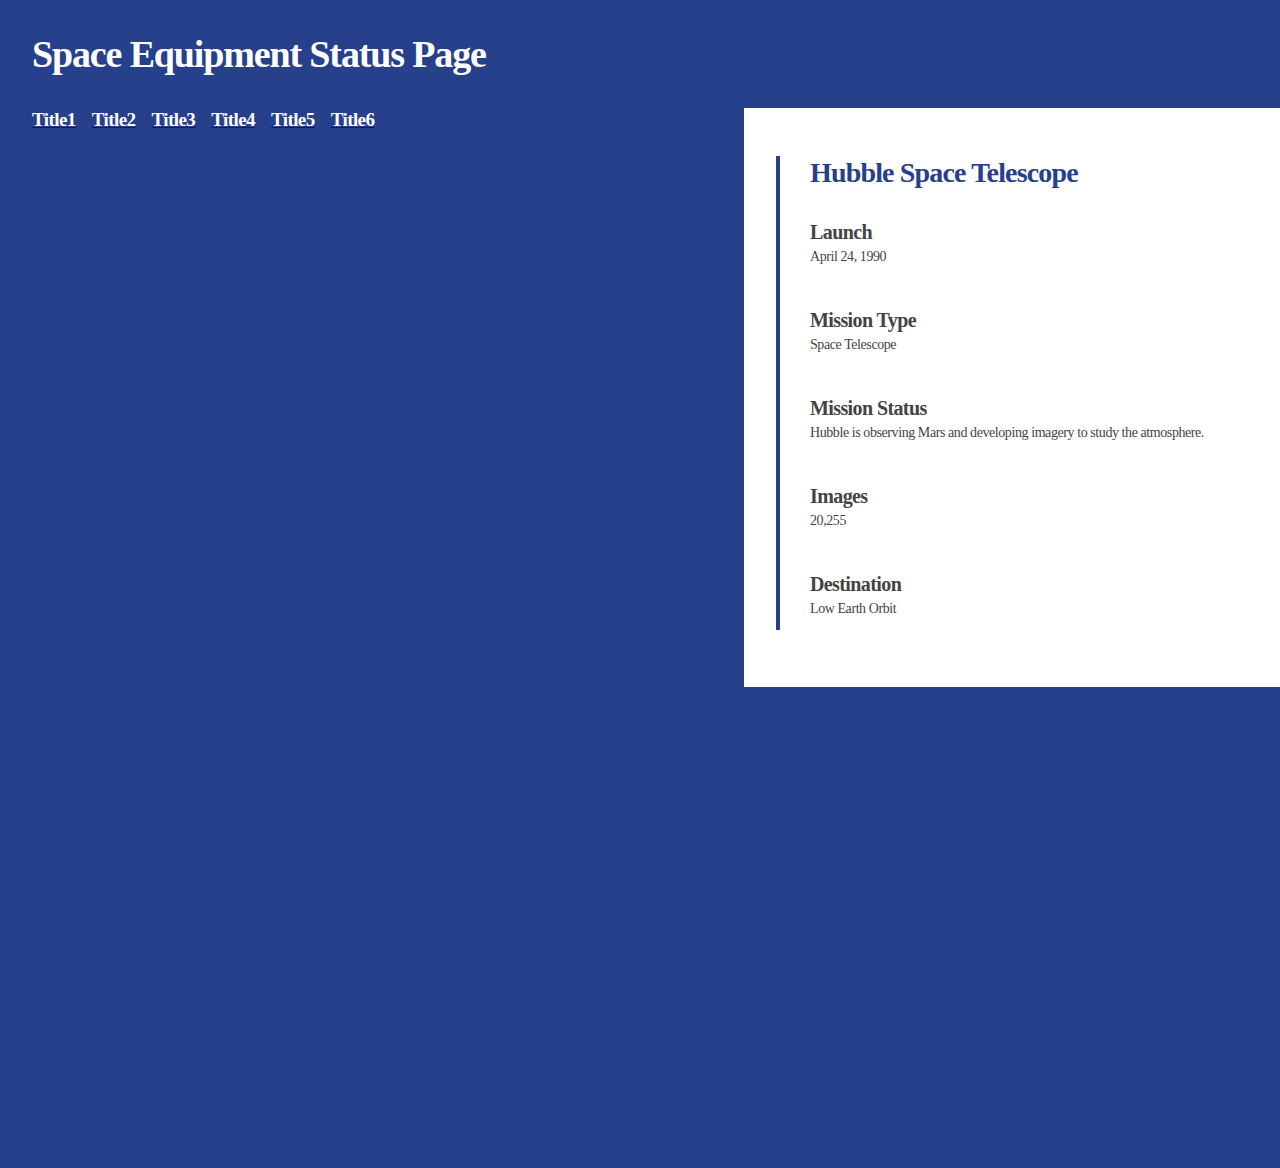
<file: index.html>
<!DOCTYPE html>
<html lang="en">
  <head>
    <meta charset="UTF-8">
    <meta name="viewport" content="width=device-width, initial-scale=1.0">
    <meta http-equiv="X-UA-Compatible" content="ie=edge">
    <title>Space Equipment Status Page</title>
    <link rel="stylesheet" href="screen.css">
  </head>
  <body>
    <h1>Space Equipment Status Page</h1>
    <section id="maingroup">
    <section id="leftgroup">
      <div>
        <a href="your_destination.html" class="tile">
        <h6>Title1</h6>
        </a>
      </div>
      <div>
        <a href="your_destination.html" class="tile">
        <h6>Title2</h6>
        </a>
      </div>
      <div>
        <a href="your_destination.html" class="tile">
        <h6>Title3</h6>
        </a>
      </div>
      <div>
        <a href="your_destination.html" class="tile">
        <h6>Title4</h6>
        </a>
      </div>
      <div>
        <a href="your_destination.html" class="tile">
        <h6>Title5</h6>
        </a>
      </div>
      <div>
        <a href="your_destination.html" class="tile">
        <h6>Title6</h6>
        </a>
      </div>
    </section>
    <section id="rightgroup">
      <div class="mainimage"></div>
      <div class="maincontent">
        <div class="line"></div>
          <div class="copygroup">
            <h4>Hubble Space Telescope</h4>
              <h5>Launch</h5>
                <p>April 24, 1990</p>
              <h5>Mission Type</h5>
                <p>Space Telescope</p>
              <h5>Mission Status</h5>
                <p>Hubble is observing Mars and developing imagery to study the atmosphere.</p>
              <h5>Images</h5>
                <p>20,255</p>
              <h5>Destination</h5>
                <p>Low Earth Orbit</p>
          </div>
      </div>
    </section>
    </section>
    <script src="index.js"></script>
  </body>
</html>
</file>
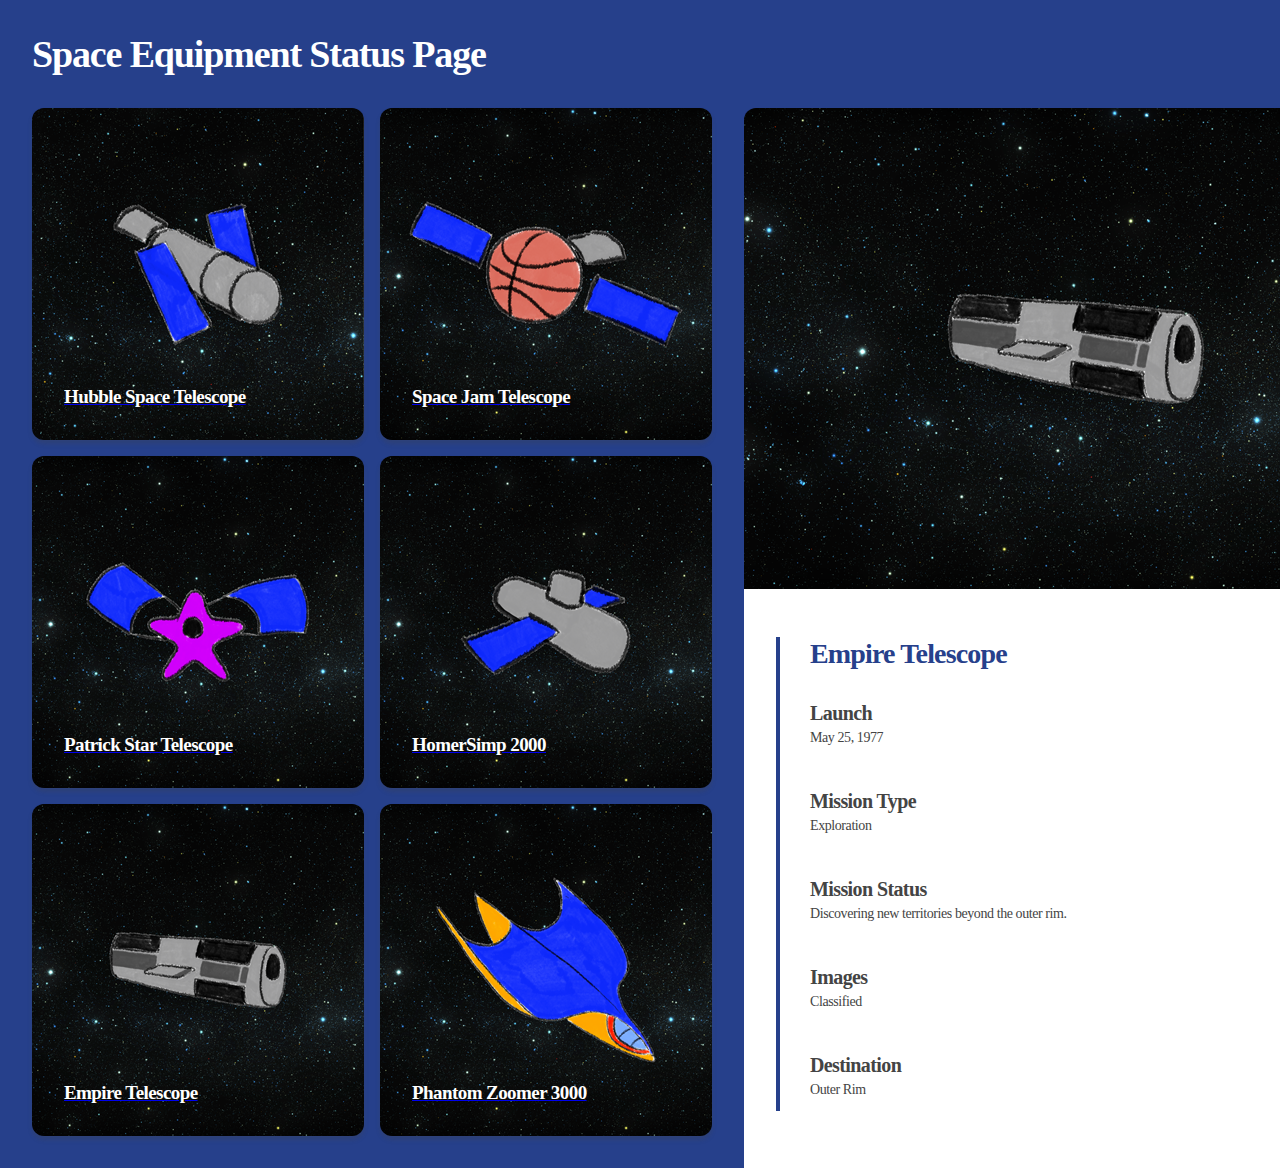
<file: empire.html>
<!DOCTYPE html>
<html lang="en">
  <head>
    <meta charset="UTF-8">
    <meta name="viewport" content="width=device-width, initial-scale=1.0">
    <meta http-equiv="X-UA-Compatible" content="ie=edge">
    <title>Space Equipment Status Page</title>
    <link rel="stylesheet" href="screen.css">
  </head>
  <body>
    <h1>Space Equipment Status Page</h1>
    <section id="maingroup">
    <section id="leftgroup">
      <div>
        <a href="index.html" class="tile1">
        <h6>Hubble Space Telescope</h6>
        </a>
      </div>
      <div>
        <a href="spacejam.html" class="tile2">
        <h6>Space Jam Telescope</h6>
        </a>
      </div>
      <div>
        <a href="patrickstar.html" class="tile3">
        <h6>Patrick Star Telescope</h6>
        </a>
      </div>
      <div>
        <a href="homersimp.html" class="tile4">
        <h6>HomerSimp 2000</h6>
        </a>
      </div>
      <div>
        <a href="empire.html" class="tile5">
        <h6>Empire Telescope</h6>
        </a>
      </div>
      <div>
        <a href="phantomzoomer.html" class="tile6">
        <h6>Phantom Zoomer 3000</h6>
        </a>
      </div>
    </section>
    <section id="rightgroup">
      <div class="mainimage5"></div>
      <div class="maincontent">
        <div class="line"></div>
          <div class="copygroup">
            <h4>Empire Telescope</h4>
              <h5>Launch</h5>
                <p>May 25, 1977</p>
              <h5>Mission Type</h5>
                <p>Exploration</p>
              <h5>Mission Status</h5>
                <p>Discovering new territories beyond the outer rim.</p>
              <h5>Images</h5>
                <p>Classified</p>
              <h5>Destination</h5>
                <p>Outer Rim</p>
          </div>
      </div>
    </section>
    </section>
    <script src="index.js"></script>
  </body>
</html>
</file>
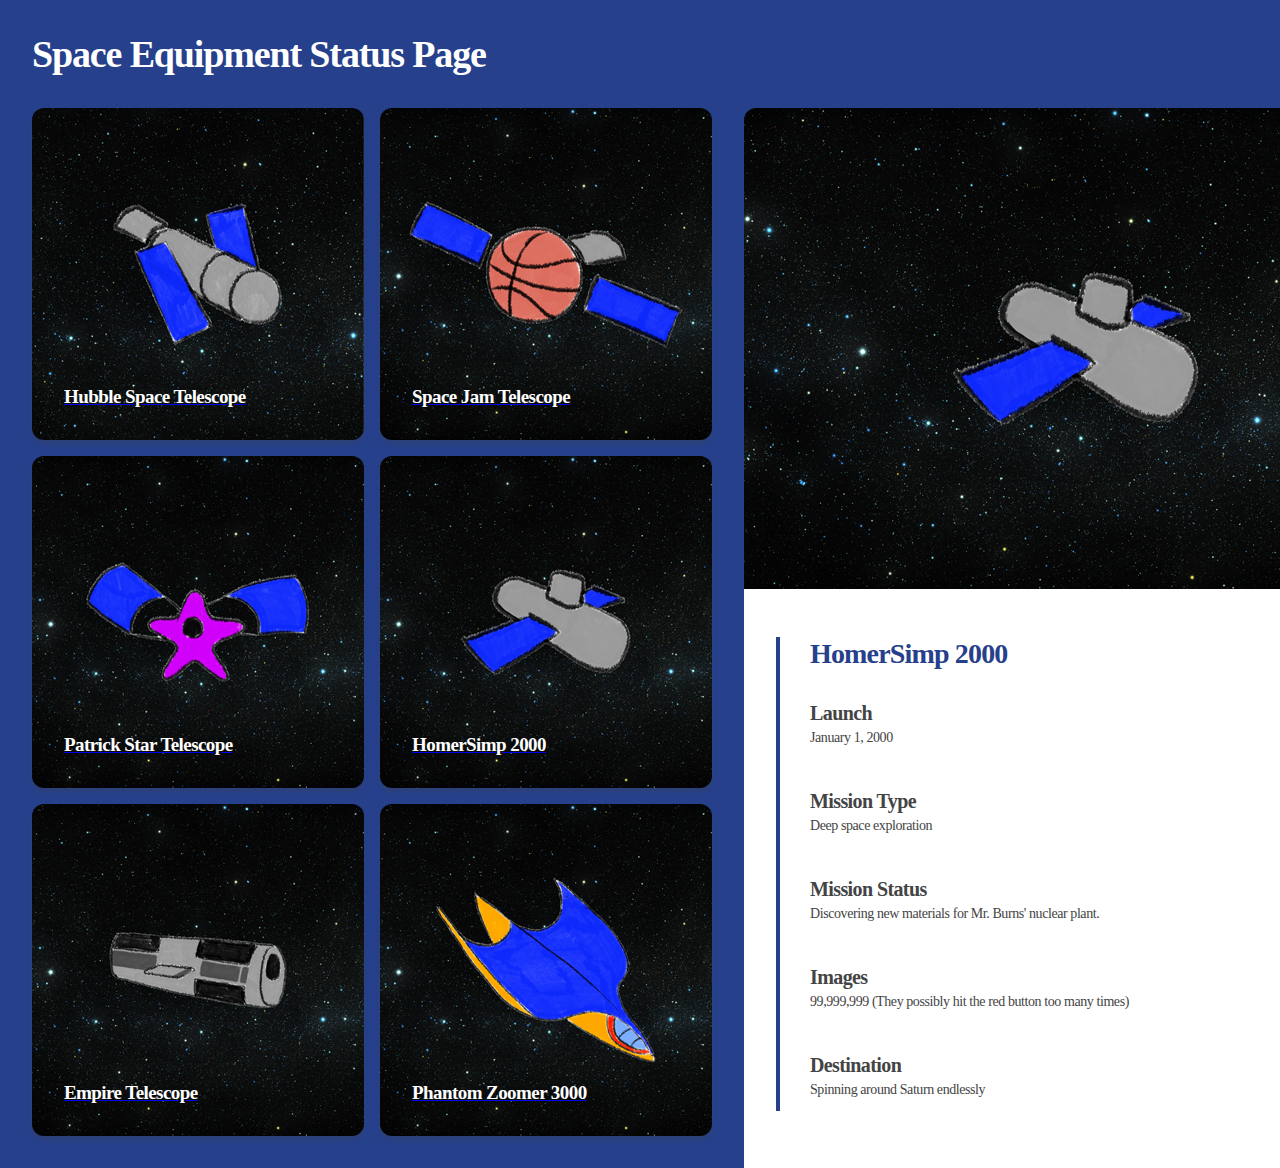
<file: homersimp.html>
<!DOCTYPE html>
<html lang="en">
  <head>
    <meta charset="UTF-8">
    <meta name="viewport" content="width=device-width, initial-scale=1.0">
    <meta http-equiv="X-UA-Compatible" content="ie=edge">
    <title>Space Equipment Status Page</title>
    <link rel="stylesheet" href="screen.css">
  </head>
  <body>
    <h1>Space Equipment Status Page</h1>
    <section id="maingroup">
    <section id="leftgroup">
      <div>
        <a href="index.html" class="tile1">
        <h6>Hubble Space Telescope</h6>
        </a>
      </div>
      <div>
        <a href="spacejam.html" class="tile2">
        <h6>Space Jam Telescope</h6>
        </a>
      </div>
      <div>
        <a href="patrickstar.html" class="tile3">
        <h6>Patrick Star Telescope</h6>
        </a>
      </div>
      <div>
        <a href="homersimp.html" class="tile4">
        <h6>HomerSimp 2000</h6>
        </a>
      </div>
      <div>
        <a href="empire.html" class="tile5">
        <h6>Empire Telescope</h6>
        </a>
      </div>
      <div>
        <a href="phantomzoomer.html" class="tile6">
        <h6>Phantom Zoomer 3000</h6>
        </a>
      </div>
    </section>
    <section id="rightgroup">
      <div class="mainimage4"></div>
      <div class="maincontent">
        <div class="line"></div>
          <div class="copygroup">
            <h4>HomerSimp 2000</h4>
              <h5>Launch</h5>
                <p>January 1, 2000</p>
              <h5>Mission Type</h5>
                <p>Deep space exploration</p>
              <h5>Mission Status</h5>
                <p>Discovering new materials for Mr. Burns' nuclear plant.</p>
              <h5>Images</h5>
                <p>99,999,999 (They possibly hit the red button too many times)</p>
              <h5>Destination</h5>
                <p>Spinning around Saturn endlessly</p>
          </div>
      </div>
    </section>
    </section>
    <script src="index.js"></script>
  </body>
</html>
</file>
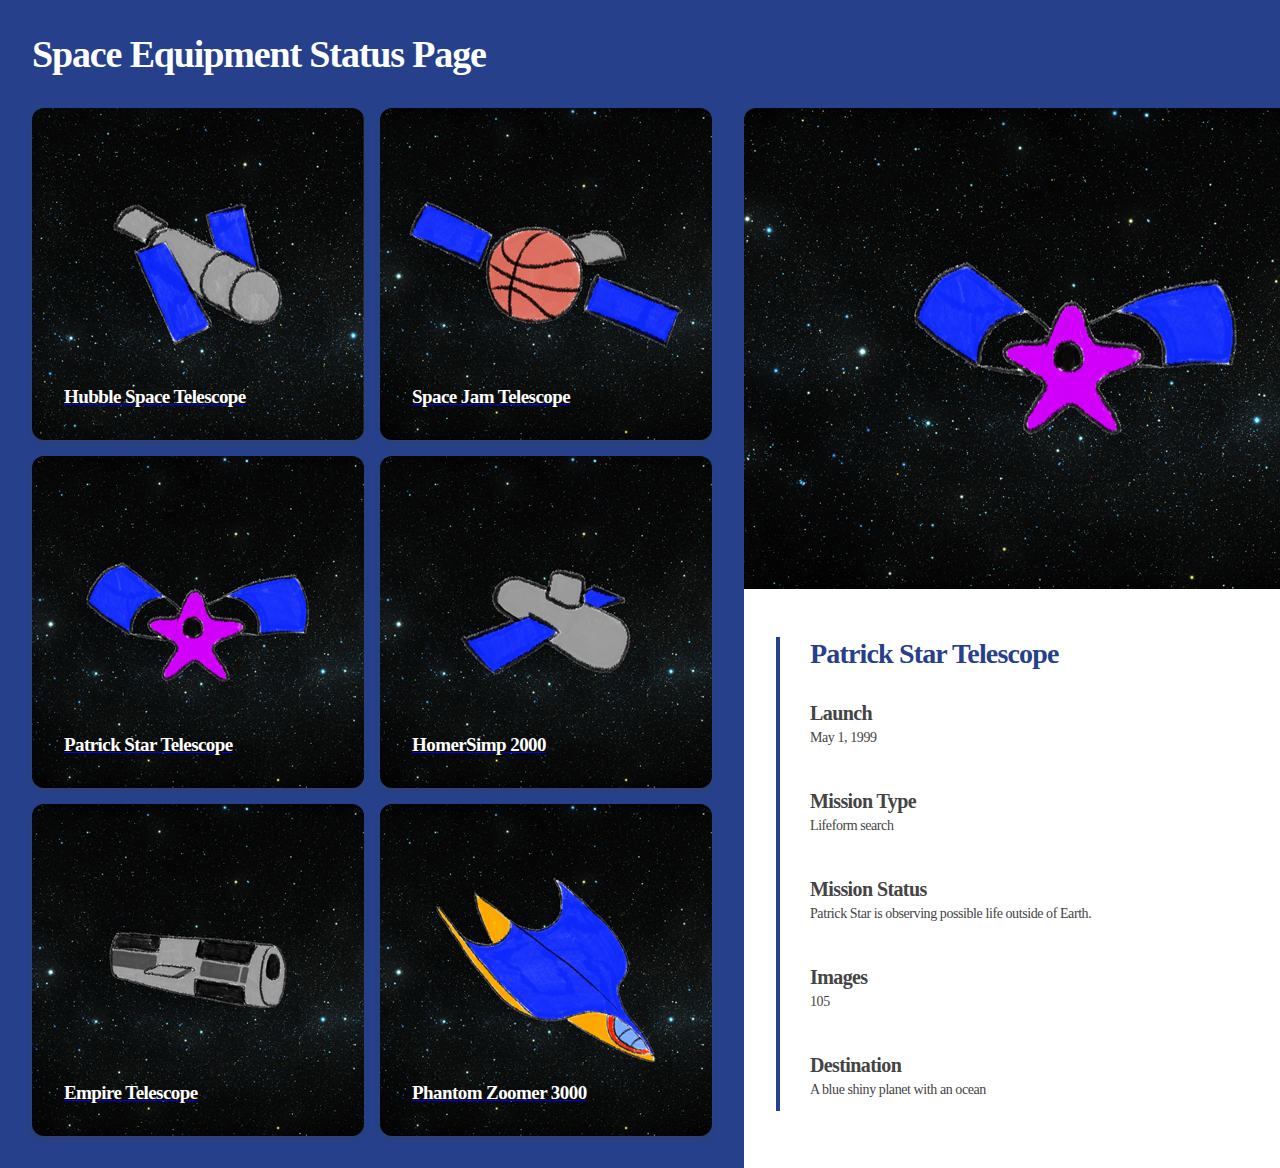
<file: patrickstar.html>
<!DOCTYPE html>
<html lang="en">
  <head>
    <meta charset="UTF-8">
    <meta name="viewport" content="width=device-width, initial-scale=1.0">
    <meta http-equiv="X-UA-Compatible" content="ie=edge">
    <title>Space Equipment Status Page</title>
    <link rel="stylesheet" href="screen.css">
  </head>
  <body>
    <h1>Space Equipment Status Page</h1>
    <section id="maingroup">
    <section id="leftgroup">
      <div>
        <a href="index.html" class="tile1">
        <h6>Hubble Space Telescope</h6>
        </a>
      </div>
      <div>
        <a href="spacejam.html" class="tile2">
        <h6>Space Jam Telescope</h6>
        </a>
      </div>
      <div>
        <a href="patrickstar.html" class="tile3">
        <h6>Patrick Star Telescope</h6>
        </a>
      </div>
      <div>
        <a href="homersimp.html" class="tile4">
        <h6>HomerSimp 2000</h6>
        </a>
      </div>
      <div>
        <a href="empire.html" class="tile5">
        <h6>Empire Telescope</h6>
        </a>
      </div>
      <div>
        <a href="phantomzoomer.html" class="tile6">
        <h6>Phantom Zoomer 3000</h6>
        </a>
      </div>
    </section>
    <section id="rightgroup">
      <div class="mainimage3"></div>
      <div class="maincontent">
        <div class="line"></div>
          <div class="copygroup">
            <h4>Patrick Star Telescope</h4>
              <h5>Launch</h5>
                <p>May 1, 1999</p>
              <h5>Mission Type</h5>
                <p>Lifeform search</p>
              <h5>Mission Status</h5>
                <p>Patrick Star is observing possible life outside of Earth.</p>
              <h5>Images</h5>
                <p>105</p>
              <h5>Destination</h5>
                <p>A blue shiny planet with an ocean</p>
          </div>
      </div>
    </section>
    </section>
    <script src="index.js"></script>
  </body>
</html>
</file>
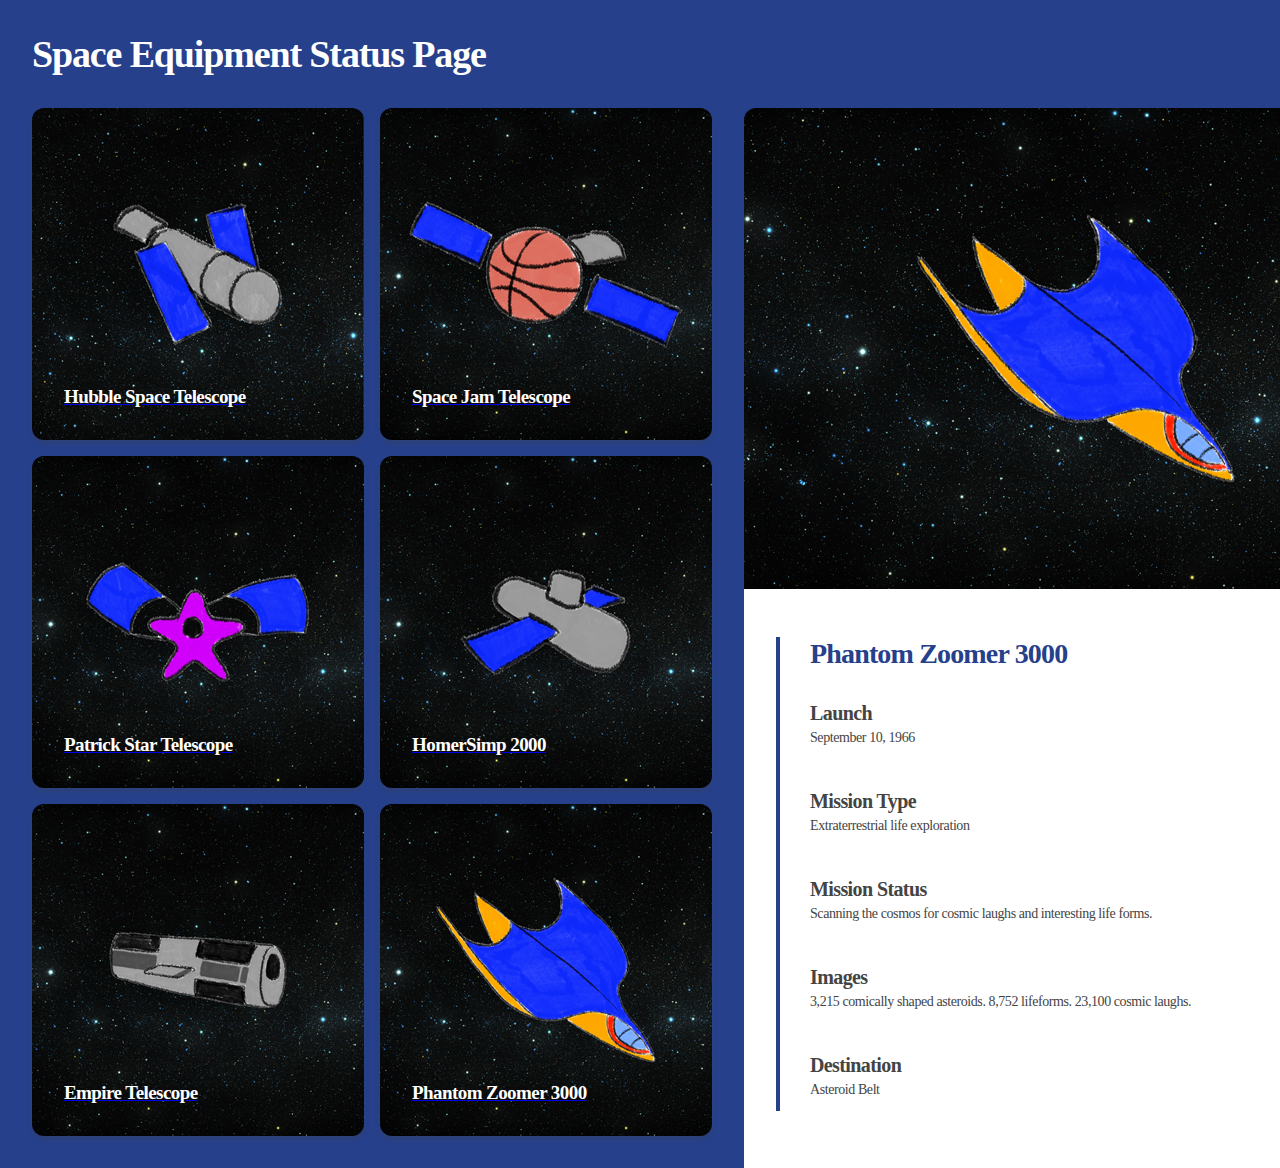
<file: phantomzoomer.html>
<!DOCTYPE html>
<html lang="en">
  <head>
    <meta charset="UTF-8">
    <meta name="viewport" content="width=device-width, initial-scale=1.0">
    <meta http-equiv="X-UA-Compatible" content="ie=edge">
    <title>Space Equipment Status Page</title>
    <link rel="stylesheet" href="screen.css">
  </head>
  <body>
    <h1>Space Equipment Status Page</h1>
    <section id="maingroup">
    <section id="leftgroup">
      <div>
        <a href="index.html" class="tile1">
        <h6>Hubble Space Telescope</h6>
        </a>
      </div>
      <div>
        <a href="spacejam.html" class="tile2">
        <h6>Space Jam Telescope</h6>
        </a>
      </div>
      <div>
        <a href="patrickstar.html" class="tile3">
        <h6>Patrick Star Telescope</h6>
        </a>
      </div>
      <div>
        <a href="homersimp.html" class="tile4">
        <h6>HomerSimp 2000</h6>
        </a>
      </div>
      <div>
        <a href="empire.html" class="tile5">
        <h6>Empire Telescope</h6>
        </a>
      </div>
      <div>
        <a href="phantomzoomer.html" class="tile6">
        <h6>Phantom Zoomer 3000</h6>
        </a>
      </div>
    </section>
    <section id="rightgroup">
      <div class="mainimage6"></div>
      <div class="maincontent">
        <div class="line"></div>
          <div class="copygroup">
            <h4>Phantom Zoomer 3000</h4>
              <h5>Launch</h5>
                <p>September 10, 1966</p>
              <h5>Mission Type</h5>
                <p>Extraterrestrial life exploration</p>
              <h5>Mission Status</h5>
                <p>Scanning the cosmos for cosmic laughs and interesting life forms.</p>
              <h5>Images</h5>
                <p>3,215 comically shaped asteroids. 8,752 lifeforms. 23,100 cosmic laughs.</p>
              <h5>Destination</h5>
                <p>Asteroid Belt</p>
          </div>
      </div>
    </section>
    </section>
    <script src="index.js"></script>
  </body>
</html>
</file>
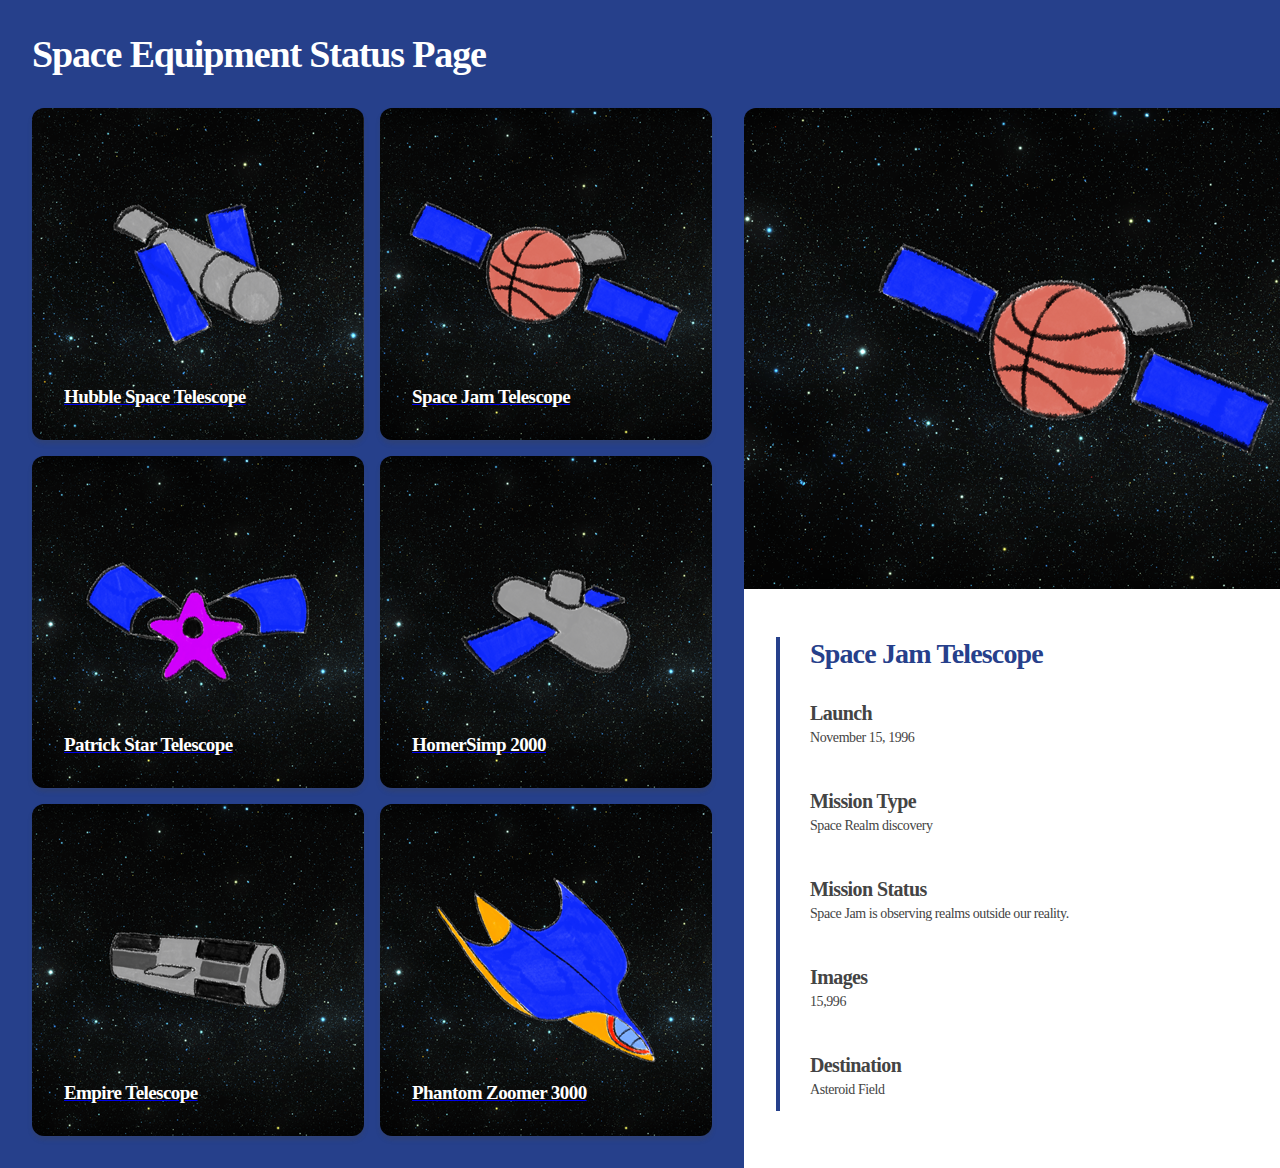
<file: spacejam.html>
<!DOCTYPE html>
<html lang="en">
  <head>
    <meta charset="UTF-8">
    <meta name="viewport" content="width=device-width, initial-scale=1.0">
    <meta http-equiv="X-UA-Compatible" content="ie=edge">
    <title>Space Equipment Status Page</title>
    <link rel="stylesheet" href="screen.css">
  </head>
  <body>
    <h1>Space Equipment Status Page</h1>
    <section id="maingroup">
    <section id="leftgroup">
      <div>
        <a href="index.html" class="tile1">
        <h6>Hubble Space Telescope</h6>
        </a>
      </div>
      <div>
        <a href="spacejam.html" class="tile2">
        <h6>Space Jam Telescope</h6>
        </a>
      </div>
      <div>
        <a href="patrickstar.html" class="tile3">
        <h6>Patrick Star Telescope</h6>
        </a>
      </div>
      <div>
        <a href="homersimp.html" class="tile4">
        <h6>HomerSimp 2000</h6>
        </a>
      </div>
      <div>
        <a href="empire.html" class="tile5">
        <h6>Empire Telescope</h6>
        </a>
      </div>
      <div>
        <a href="phantomzoomer.html" class="tile6">
        <h6>Phantom Zoomer 3000</h6>
        </a>
      </div>
    </section>
    <section id="rightgroup">
      <div class="mainimage2"></div>
      <div class="maincontent">
        <div class="line"></div>
          <div class="copygroup">
            <h4>Space Jam Telescope</h4>
              <h5>Launch</h5>
                <p>November 15, 1996</p>
              <h5>Mission Type</h5>
                <p>Space Realm discovery</p>
              <h5>Mission Status</h5>
                <p>Space Jam is observing realms outside our reality.</p>
              <h5>Images</h5>
                <p>15,996</p>
              <h5>Destination</h5>
                <p>Asteroid Field</p>
          </div>
      </div>
    </section>
    </section>
    <script src="index.js"></script>
  </body>
</html>
</file>
<file: screen.css>
:root {
    --color-01: #0D0221;
    --color-02: #0f084B;
    --color-03: #26408B;
    --color-04: #A6CFD5;
    --color-05: #280004;
    --color-grey: #444444;
    --color-white: #FFFFFF;
    --color-warmgrey: #D6D3D2;
}

body {
    width: 1440px;
    height: 1168px;
    background: var(--color-03);
    margin: 0;
}

h1 {
    color: var(--color-white);

    /* H2/Extra-Bold */
    font-family: Inter;
    font-size: 38px;
    font-style: normal;
    font-weight: 800;
    line-height: 44px; /* 115.789% */
    letter-spacing: -1.14px;
    padding: 32px;
    margin: 0;
}

h2 {
    color: var(--color-white);

    /* H2/Extra-Bold */
    font-family: Inter;
    font-size: 38px;
    font-weight: 800;
    line-height: 44px; /* 115.789% */
    letter-spacing: -1.14px;
}

h4 {
    color: var(--color-03);

    /* H4/Extra-Bold */
    font-family: Inter;
    font-size: 28px;
    font-weight: 800;
    line-height: 34px; /* 121.429% */
    letter-spacing: -0.84px;
    margin: 0 0 30px 0;
}

h5 {
    color: var(--color-grey);

    /* Subheading/Semi-Bold */
    font-family: Inter;
    font-size: 20px;
    font-weight: 600;
    line-height: 24px; /* 120% */
    letter-spacing: -0.6px;
    margin: 0;
}

h6 {
    color: var(--color-white);
    /* H6/Bold */
    font-family: Inter;
    font-size: 19px;
    font-weight: 700;
    line-height: 23px; /* 121.053% */
    letter-spacing: -0.57px;
    margin: 0;
    text-decoration: none;
}

p {
    color: #444;

    /* P1/Med */
    font-family: Inter;
    font-size: 14px;
    font-weight: 500;
    line-height: 17px; /* 121.429% */
    letter-spacing: -0.42px;
    margin: 4px 0 30px 0;
    height: 30px;
}

#maingroup {
    display: flex; 
    align-items: flex-start;
    gap: 32px;
    padding: 0 32px 0 32px;
}

#leftgroup {
    display: flex;
    width: 820px;
    align-items: flex-start;
    align-content: flex-start;
    gap: 16px;
    flex-wrap: wrap;
}

.tile1 {
    display: flex;
    width: 268px;
    height: 268px;
    padding: 32px;
    align-items: flex-end;
    gap: 10px;
    flex-shrink: 0;
    border-radius: 12px;
    background: url(images/hubble-332.png) lightgray 50% / cover no-repeat;
    box-shadow: 0px 4px 4px 0px rgba(68, 68, 68, 0.25);
}

.tile1:hover {
    display: flex;
    width: 268px;
    height: 268px;
    padding: 32px;
    align-items: flex-end;
    gap: 10px;
    flex-shrink: 0;
    border-radius: 12px;
    background: linear-gradient(0deg, rgba(166, 207, 213, 0.50) 0%, rgba(166, 207, 213, 0.50) 100%), url(images/hubble-332.png) lightgray 50% / cover no-repeat;
    box-shadow: 0px 4px 4px 0px rgba(68, 68, 68, 0.25);
}

.tile2 {
    display: flex;
    width: 268px;
    height: 268px;
    padding: 32px;
    align-items: flex-end;
    gap: 10px;
    flex-shrink: 0;
    border-radius: 12px;
    background: url(images/spacejam-332.png) lightgray 50% / cover no-repeat;
    box-shadow: 0px 4px 4px 0px rgba(68, 68, 68, 0.25);
}

.tile2:hover {
    display: flex;
    width: 268px;
    height: 268px;
    padding: 32px;
    align-items: flex-end;
    gap: 10px;
    flex-shrink: 0;
    border-radius: 12px;
    background: linear-gradient(0deg, rgba(166, 207, 213, 0.50) 0%, rgba(166, 207, 213, 0.50) 100%), url(images/spacejam-332.png) lightgray 50% / cover no-repeat;
    box-shadow: 0px 4px 4px 0px rgba(68, 68, 68, 0.25);
}

.tile3 {
    display: flex;
    width: 268px;
    height: 268px;
    padding: 32px;
    align-items: flex-end;
    gap: 10px;
    flex-shrink: 0;
    border-radius: 12px;
    background: url(images/patrick-332.png) lightgray 50% / cover no-repeat;
    box-shadow: 0px 4px 4px 0px rgba(68, 68, 68, 0.25);
}

.tile3:hover {
    display: flex;
    width: 268px;
    height: 268px;
    padding: 32px;
    align-items: flex-end;
    gap: 10px;
    flex-shrink: 0;
    border-radius: 12px;
    background: linear-gradient(0deg, rgba(166, 207, 213, 0.50) 0%, rgba(166, 207, 213, 0.50) 100%), url(images/patrick-332.png) lightgray 50% / cover no-repeat;
    box-shadow: 0px 4px 4px 0px rgba(68, 68, 68, 0.25);
}

.tile4 {
    display: flex;
    width: 268px;
    height: 268px;
    padding: 32px;
    align-items: flex-end;
    gap: 10px;
    flex-shrink: 0;
    border-radius: 12px;
    background: url(images/homer-332.png) lightgray 50% / cover no-repeat;
    box-shadow: 0px 4px 4px 0px rgba(68, 68, 68, 0.25);
}

.tile4:hover {
    display: flex;
    width: 268px;
    height: 268px;
    padding: 32px;
    align-items: flex-end;
    gap: 10px;
    flex-shrink: 0;
    border-radius: 12px;
    background: linear-gradient(0deg, rgba(166, 207, 213, 0.50) 0%, rgba(166, 207, 213, 0.50) 100%), url(images/homer-332.png) lightgray 50% / cover no-repeat;
    box-shadow: 0px 4px 4px 0px rgba(68, 68, 68, 0.25);
}

.tile5 {
    display: flex;
    width: 268px;
    height: 268px;
    padding: 32px;
    align-items: flex-end;
    gap: 10px;
    flex-shrink: 0;
    border-radius: 12px;
    background: url(images/empire-332.png) lightgray 50% / cover no-repeat;
    box-shadow: 0px 4px 4px 0px rgba(68, 68, 68, 0.25);
}

.tile5:hover {
    display: flex;
    width: 268px;
    height: 268px;
    padding: 32px;
    align-items: flex-end;
    gap: 10px;
    flex-shrink: 0;
    border-radius: 12px;
    background: linear-gradient(0deg, rgba(166, 207, 213, 0.50) 0%, rgba(166, 207, 213, 0.50) 100%), url(images/empire-332.png) lightgray 50% / cover no-repeat;
    box-shadow: 0px 4px 4px 0px rgba(68, 68, 68, 0.25);
}

.tile6 {
    display: flex;
    width: 268px;
    height: 268px;
    padding: 32px;
    align-items: flex-end;
    gap: 10px;
    flex-shrink: 0;
    border-radius: 12px;
    background: url(images/spaceghost-332.png) lightgray 50% / cover no-repeat;
    box-shadow: 0px 4px 4px 0px rgba(68, 68, 68, 0.25);
}

.tile6:hover {
    display: flex;
    width: 268px;
    height: 268px;
    padding: 32px;
    align-items: flex-end;
    gap: 10px;
    flex-shrink: 0;
    border-radius: 12px;
    background: linear-gradient(0deg, rgba(166, 207, 213, 0.50) 0%, rgba(166, 207, 213, 0.50) 100%), url(images/spaceghost-332.png) lightgray 50% / cover no-repeat;
    box-shadow: 0px 4px 4px 0px rgba(68, 68, 68, 0.25);
}

.mainimage1 {
    width: 664px;
    height: 481px;
    border-radius: 12px 12px 0px 0px;
    background: url(images/hubble-664.png) lightgray 50% / cover no-repeat;
}

.mainimage2 {
    width: 664px;
    height: 481px;
    border-radius: 12px 12px 0px 0px;
    background: url(images/spacejam-664.png) lightgray 50% / cover no-repeat;
}

.mainimage3 {
    width: 664px;
    height: 481px;
    border-radius: 12px 12px 0px 0px;
    background: url(images/patrick-664.png) lightgray 50% / cover no-repeat;
}

.mainimage4 {
    width: 664px;
    height: 481px;
    border-radius: 12px 12px 0px 0px;
    background: url(images/homer-664.png) lightgray 50% / cover no-repeat;
}

.mainimage5 {
    width: 664px;
    height: 481px;
    border-radius: 12px 12px 0px 0px;
    background: url(images/empire-664.png) lightgray 50% / cover no-repeat;
}

.mainimage6 {
    width: 664px;
    height: 481px;
    border-radius: 12px 12px 0px 0px;
    background: url(images/spaceghost-664.png) lightgray 50% / cover no-repeat;
}

.maincontent {
    background-color: var(--color-white);
    display: flex;
    width: 600px;
    height: 483px;
    padding: 48px 32px 48px 32px;
    align-items: flex-start;
    gap: 30px;
}

#rightgroup {
    height: 1060;
    width: 664;
    display: flex;
    flex-direction: column;
    align-items: flex-start;
}

.line {
    width: 4px;
    height: 474px;
    background: var(--color-03);
}

.copygroup {
    display: flex;
    flex-direction: column;
}
</file>
